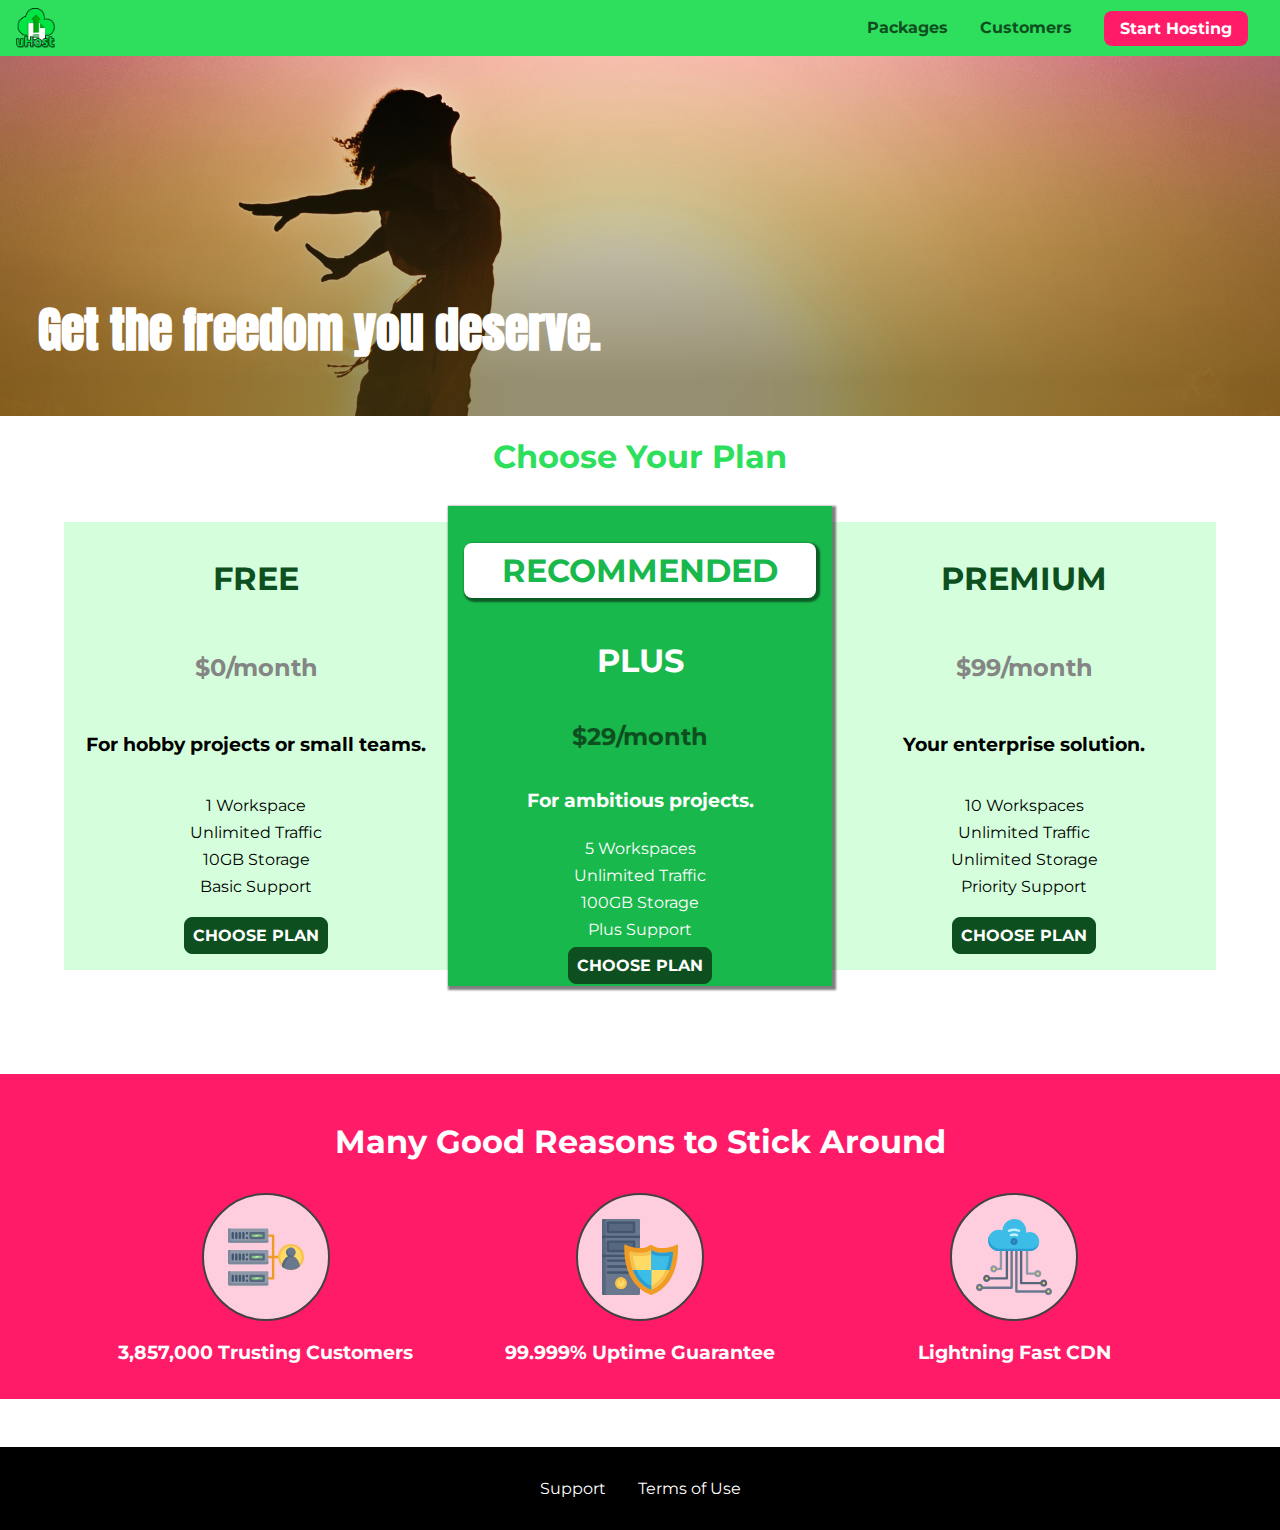
<file: index.html>
<!DOCTYPE html>
<html lang="en">

<head>
    <meta charset="UTF-8">
    <meta http-equiv="X-UA-Compatible" content="ie=edge">
    <meta name="viewport" content="width=device-width, initial-scale=1.0">
    <title>uHost</title>
    <link rel="shortcut icon" href="favicon.png">
    <link rel="stylesheet" href="shared.css">
    <link rel="stylesheet" href="main.css">
</head>

<body>
    <div class="backdrop"></div>
    <div class="modal">
        <h1 class="modal__title">Do you want to continue?</h1>
        <div class="modal__actions">
            <a href="start-hosting/index.html" class="modal__action">Yes!</a>
            <button class="modal__action modal__action--negative" type="button">No!</button>
        </div>
    </div>
    <header class="main-header">
        <div>
            <button class="toggle-button">
                <span class="toggle-button__bar"></span>
                <span class="toggle-button__bar"></span>
                <span class="toggle-button__bar"></span>
            </button>
            <a href="index.html" class="main-header__brand">
                <img src="images/uhost-icon.png" alt="uHost - Your favorite hosting company">
            </a>
        </div>
        <nav class="main-nav">
            <ul class="main-nav__items">
                <li class="main-nav__item">
                    <a href="packages/index.html">Packages</a>
                </li>
                <li class="main-nav__item">
                    <a href="customers/index.html">Customers</a>
                </li>
                <li class="main-nav__item main-nav__item--cta">
                    <a href="start-hosting/index.html">Start Hosting</a>
                </li>
            </ul>
        </nav>
    </header>
    <nav class="mobile-nav">
        <ul class="mobile-nav__items">
            <li class="mobile-nav__item">
                <a href="packages/index.html">Packages</a>
            </li>
            <li class="mobile-nav__item">
                <a href="customers/index.html">Customers</a>
            </li>
            <li class="mobile-nav__item mobile-nav__item--cta">
                <a href="start-hosting/index.html">Start Hosting</a>
            </li>
        </ul>
    </nav>
    <main>
        <section id="product-overview">
            <h1>Get the freedom you deserve.</h1>
        </section>
        <section id="plans">
            <h1 class="section-title">Choose Your Plan</h1>
            <div class="plan__list">
                <article class="plan">
                    <h1 class="plan__title">FREE</h1>
                    <h2 class="plan__price">$0/month</h2>
                    <h3>For hobby projects or small teams.</h3>
                    <ul class="plan__features">
                        <li class="plan__feature">1 Workspace</li>
                        <li class="plan__feature">Unlimited Traffic</li>
                        <li class="plan__feature">10GB Storage</li>
                        <li class="plan__feature">Basic Support</li>
                    </ul>
                    <div>
                        <button class="button">CHOOSE PLAN</button>
                    </div>
                </article>
                <article class="plan plan--highlighted">
                    <h1 class="plan__annotation">RECOMMENDED</h1>
                    <h1 class="plan__title">PLUS</h1>
                    <h2 class="plan__price">$29/month</h2>
                    <h3>For ambitious projects.</h3>
                    <ul class="plan__features">
                        <li class="plan__feature">5 Workspaces</li>
                        <li class="plan__feature">Unlimited Traffic</li>
                        <li class="plan__feature">100GB Storage</li>
                        <li class="plan__feature">Plus Support</li>
                    </ul>
                    <div>
                        <button class="button">CHOOSE PLAN</button>
                    </div>
                </article>
                <article class="plan">
                    <h1 class="plan__title">PREMIUM</h1>
                    <h2 class="plan__price">$99/month</h2>
                    <h3>Your enterprise solution.</h3>
                    <ul class="plan__features">
                        <li class="plan__feature">10 Workspaces</li>
                        <li class="plan__feature">Unlimited Traffic</li>
                        <li class="plan__feature">Unlimited Storage</li>
                        <li class="plan__feature">Priority Support</li>
                    </ul>
                    <div>
                        <button class="button">CHOOSE PLAN</button>
                    </div>
                </article>
            </div>
            <!--    <p>Make sure you get the most for your money!</p> -->
        </section>
        <section id="key-features">
            <h1 class="section-title">Many Good Reasons to Stick Around</h1>
            <ul class="key-feature__list">
                <li class="key-feature">
                    <div class="key-feature__image">
                        <svg viewBox="0 0 512 512">
                            <path style="fill:#F09B24;"
                                d="M344,248h-32V112c0-4.418-3.582-8-8-8h-40c-4.418,0-8,3.582-8,8s3.582,8,8,8h32v128h-32  c-4.418,0-8,3.582-8,8s3.582,8,8,8h32v128h-32c-4.418,0-8,3.582-8,8s3.582,8,8,8h40c4.418,0,8-3.582,8-8V264h32c4.418,0,8-3.582,8-8  S348.418,248,344,248z" />
                            <path style="fill:#8E9AA9;" d="M264,64H8c-4.418,0-8,3.582-8,8v80c0,4.418,3.582,8,8,8h256c4.418,0,8-3.582,8-8V72  C272,67.582,268.418,64,264,64z" />
                            <path style="fill:#7C899B;" d="M24,144c-4.418,0-8-3.582-8-8V64H8c-4.418,0-8,3.582-8,8v80c0,4.418,3.582,8,8,8h256  c4.418,0,8-3.582,8-8v-8H24z" />
                            <rect x="152" y="96" style="fill:#B8E3A8;" width="88" height="32" />
                            <g>
                                <polygon style="fill:#7EC97D;" points="152,96 152,128 166,128 198,96  " />
                                <polygon style="fill:#7EC97D;" points="220,96 188,128 240,128 240,96  " />
                            </g>
                            <path style="fill:#56677E;" d="M240,136h-88c-4.418,0-8-3.582-8-8V96c0-4.418,3.582-8,8-8h88c4.418,0,8,3.582,8,8v32  C248,132.418,244.418,136,240,136z M160,120h72v-16h-72V120z" />
                            <g>
                                <path style="fill:#435670;" d="M32,136c-4.418,0-8-3.582-8-8V96c0-4.418,3.582-8,8-8s8,3.582,8,8v32C40,132.418,36.418,136,32,136z   " />
                                <path style="fill:#435670;" d="M56,136c-4.418,0-8-3.582-8-8V96c0-4.418,3.582-8,8-8s8,3.582,8,8v32C64,132.418,60.418,136,56,136z   " />
                                <path style="fill:#435670;" d="M80,136c-4.418,0-8-3.582-8-8V96c0-4.418,3.582-8,8-8s8,3.582,8,8v32C88,132.418,84.418,136,80,136z   " />
                                <path style="fill:#435670;" d="M104,136c-4.418,0-8-3.582-8-8V96c0-4.418,3.582-8,8-8s8,3.582,8,8v32   C112,132.418,108.418,136,104,136z" />
                                <path style="fill:#435670;" d="M128,105c-4.418,0-8-3.582-8-8v-1c0-4.418,3.582-8,8-8s8,3.582,8,8v1   C136,101.418,132.418,105,128,105z" />
                                <path style="fill:#435670;" d="M128,136c-4.418,0-8-3.582-8-8v-1c0-4.418,3.582-8,8-8s8,3.582,8,8v1   C136,132.418,132.418,136,128,136z" />
                            </g>
                            <path style="fill:#8E9AA9;" d="M264,208H8c-4.418,0-8,3.582-8,8v80c0,4.418,3.582,8,8,8h256c4.418,0,8-3.582,8-8v-80  C272,211.582,268.418,208,264,208z" />
                            <path style="fill:#7C899B;" d="M24,288c-4.418,0-8-3.582-8-8v-72H8c-4.418,0-8,3.582-8,8v80c0,4.418,3.582,8,8,8h256  c4.418,0,8-3.582,8-8v-8H24z" />
                            <rect x="152" y="240" style="fill:#B8E3A8;" width="88" height="32" />
                            <g>
                                <polygon style="fill:#7EC97D;" points="152,240 152,272 166,272 198,240  " />
                                <polygon style="fill:#7EC97D;" points="220,240 188,272 240,272 240,240  " />
                            </g>
                            <path style="fill:#56677E;" d="M240,280h-88c-4.418,0-8-3.582-8-8v-32c0-4.418,3.582-8,8-8h88c4.418,0,8,3.582,8,8v32  C248,276.418,244.418,280,240,280z M160,264h72v-16h-72V264z" />
                            <g>
                                <path style="fill:#435670;" d="M32,280c-4.418,0-8-3.582-8-8v-32c0-4.418,3.582-8,8-8s8,3.582,8,8v32C40,276.418,36.418,280,32,280   z" />
                                <path style="fill:#435670;" d="M56,280c-4.418,0-8-3.582-8-8v-32c0-4.418,3.582-8,8-8s8,3.582,8,8v32C64,276.418,60.418,280,56,280   z" />
                                <path style="fill:#435670;" d="M80,280c-4.418,0-8-3.582-8-8v-32c0-4.418,3.582-8,8-8s8,3.582,8,8v32C88,276.418,84.418,280,80,280   z" />
                                <path style="fill:#435670;" d="M104,280c-4.418,0-8-3.582-8-8v-32c0-4.418,3.582-8,8-8s8,3.582,8,8v32   C112,276.418,108.418,280,104,280z" />
                                <path style="fill:#435670;" d="M128,249c-4.418,0-8-3.582-8-8v-1c0-4.418,3.582-8,8-8s8,3.582,8,8v1   C136,245.418,132.418,249,128,249z" />
                                <path style="fill:#435670;" d="M128,280c-4.418,0-8-3.582-8-8v-1c0-4.418,3.582-8,8-8s8,3.582,8,8v1   C136,276.418,132.418,280,128,280z" />
                            </g>
                            <path style="fill:#8E9AA9;" d="M264,352H8c-4.418,0-8,3.582-8,8v80c0,4.418,3.582,8,8,8h256c4.418,0,8-3.582,8-8v-80  C272,355.582,268.418,352,264,352z" />
                            <path style="fill:#7C899B;" d="M24,432c-4.418,0-8-3.582-8-8v-72H8c-4.418,0-8,3.582-8,8v80c0,4.418,3.582,8,8,8h256  c4.418,0,8-3.582,8-8v-8H24z" />
                            <rect x="152" y="384" style="fill:#B8E3A8;" width="88" height="32" />
                            <g>
                                <polygon style="fill:#7EC97D;" points="152,384 152,416 166,416 198,384  " />
                                <polygon style="fill:#7EC97D;" points="220,384 188,416 240,416 240,384  " />
                            </g>
                            <path style="fill:#56677E;" d="M240,424h-88c-4.418,0-8-3.582-8-8v-32c0-4.418,3.582-8,8-8h88c4.418,0,8,3.582,8,8v32  C248,420.418,244.418,424,240,424z M160,408h72v-16h-72V408z" />
                            <g>
                                <path style="fill:#435670;" d="M32,424c-4.418,0-8-3.582-8-8v-32c0-4.418,3.582-8,8-8s8,3.582,8,8v32C40,420.418,36.418,424,32,424   z" />
                                <path style="fill:#435670;" d="M56,424c-4.418,0-8-3.582-8-8v-32c0-4.418,3.582-8,8-8s8,3.582,8,8v32C64,420.418,60.418,424,56,424   z" />
                                <path style="fill:#435670;" d="M80,424c-4.418,0-8-3.582-8-8v-32c0-4.418,3.582-8,8-8s8,3.582,8,8v32C88,420.418,84.418,424,80,424   z" />
                                <path style="fill:#435670;" d="M104,424c-4.418,0-8-3.582-8-8v-32c0-4.418,3.582-8,8-8s8,3.582,8,8v32   C112,420.418,108.418,424,104,424z" />
                                <path style="fill:#435670;" d="M128,393c-4.418,0-8-3.582-8-8v-1c0-4.418,3.582-8,8-8s8,3.582,8,8v1   C136,389.418,132.418,393,128,393z" />
                                <path style="fill:#435670;" d="M128,424c-4.418,0-8-3.582-8-8v-1c0-4.418,3.582-8,8-8s8,3.582,8,8v1   C136,420.418,132.418,424,128,424z" />
                            </g>
                            <path style="fill:#F7C14D;" d="M424,168c-48.523,0-88,39.477-88,88s39.477,88,88,88s88-39.477,88-88S472.523,168,424,168z" />
                            <path style="fill:#FFDB66;" d="M424,184c-39.701,0-72,32.299-72,72s32.299,72,72,72s72-32.299,72-72S463.701,184,424,184z" />
                            <path style="fill:#69788D;"
                                d="M484.893,314.16C476.393,274.588,451.922,248,424,248s-52.393,26.588-60.893,66.16  c-0.605,2.82,0.354,5.749,2.511,7.664C381.731,336.124,402.465,344,424,344s42.269-7.876,58.381-22.176  C484.539,319.909,485.498,316.98,484.893,314.16z" />
                            <path style="fill:#56677E;"
                                d="M434.053,249.171C430.768,248.403,427.411,248,424,248c-27.922,0-52.393,26.588-60.893,66.16  c-0.605,2.82,0.354,5.749,2.511,7.664c3.383,3.002,6.979,5.703,10.734,8.125C384.904,286.243,407.373,255.378,434.053,249.171z" />
                            <path style="fill:#69788D;" d="M424,192c-17.645,0-32,14.355-32,32s14.355,32,32,32s32-14.355,32-32S441.645,192,424,192z" />
                            <path style="fill:#56677E;"
                                d="M432,248c-17.645,0-32-14.355-32-32c0-6.783,2.128-13.076,5.742-18.258  C397.444,203.53,392,213.138,392,224c0,17.645,14.355,32,32,32c10.862,0,20.471-5.444,26.258-13.742  C445.076,245.872,438.783,248,432,248z" />
                        </svg>
                    </div>
                    <p class="key-feature__description">3,857,000 Trusting Customers</p>
                </li>
                <li class="key-feature">
                    <div class="key-feature__image">
                        <svg viewBox="0 0 512 512">
                            <path style="fill:#69788D;" d="M248,0H8C3.582,0,0,3.582,0,8v496c0,4.418,3.582,8,8,8h240c4.418,0,8-3.582,8-8V8  C256,3.582,252.418,0,248,0z" />
                            <path style="fill:#56677E;" d="M24,504V8c0-4.418,3.582-8,8-8H8C3.582,0,0,3.582,0,8v496c0,4.418,3.582,8,8,8h24  C27.582,512,24,508.418,24,504z" />
                            <g>
                                <rect x="0" y="112" style="fill:#435670;" width="256" height="16" />
                                <rect x="0" y="240" style="fill:#435670;" width="256" height="16" />
                            </g>
                            <path style="fill:#F7C14D;" d="M128,392c-22.056,0-40,17.944-40,40s17.944,40,40,40s40-17.944,40-40S150.056,392,128,392z" />
                            <path style="fill:#FFDB66;" d="M128,408c-13.233,0-24,10.767-24,24s10.767,24,24,24s24-10.767,24-24S141.233,408,128,408z" />
                            <path style="fill:#F7C14D;" d="M128,392c-2.739,0-5.414,0.278-8,0.805V424c0,4.418,3.582,8,8,8c4.418,0,8-3.582,8-8v-31.195  C133.414,392.278,130.739,392,128,392z" />
                            <g>
                                <path style="fill:#435670;" d="M216,288H40c-4.418,0-8-3.582-8-8s3.582-8,8-8h176c4.418,0,8,3.582,8,8S220.418,288,216,288z" />
                                <path style="fill:#435670;" d="M216,328H40c-4.418,0-8-3.582-8-8s3.582-8,8-8h176c4.418,0,8,3.582,8,8S220.418,328,216,328z" />
                                <path style="fill:#435670;" d="M216,368H40c-4.418,0-8-3.582-8-8s3.582-8,8-8h176c4.418,0,8,3.582,8,8S220.418,368,216,368z" />
                                <path style="fill:#435670;" d="M216,16H40c-4.418,0-8,3.582-8,8v64c0,4.418,3.582,8,8,8h176c4.418,0,8-3.582,8-8V24   C224,19.582,220.418,16,216,16z" />
                            </g>
                            <rect x="48" y="32" style="fill:#56677E;" width="160" height="48" />
                            <path style="fill:#435670;" d="M216,144H40c-4.418,0-8,3.582-8,8v64c0,4.418,3.582,8,8,8h176c4.418,0,8-3.582,8-8v-64  C224,147.582,220.418,144,216,144z" />
                            <rect x="48" y="160" style="fill:#56677E;" width="160" height="48" />
                            <path style="fill:#F09B24;"
                                d="M511.747,180.237c-0.194-6.537-8.107-10.107-13.135-5.894c-5.6,4.693-42.904,21.282-98.514,21.282  c-33.45,0-64.625-20.999-64.929-21.206c-2.9-1.991-6.764-1.85-9.512,0.346c-2.677,2.135-27.201,20.86-63.793,20.86  c-55.607,0-92.914-16.589-98.515-21.282c-5.028-4.211-12.941-0.645-13.135,5.894c-1.634,54.834,4.655,105.941,18.693,151.903  c12.096,39.604,29.759,74.047,52.497,102.373c27.538,34.304,62.743,59.882,104.66,76.045c3.069,1.918,6.757,1.921,9.83,0  c41.917-16.163,77.122-41.741,104.66-76.045c22.738-28.326,40.401-62.77,52.497-102.373  C507.092,286.179,513.381,235.071,511.747,180.237z" />
                            <path style="fill:#F7C14D;"
                                d="M476.21,221.226c-1.953-1.631-4.568-2.235-7.036-1.628c-21.686,5.327-44.926,8.028-69.075,8.028  c-25.926,0-49.633-8.975-64.955-16.504c-2.307-1.134-5.016-1.091-7.284,0.116c-14.059,7.477-36.919,16.388-65.994,16.388  c-24.153,0-47.394-2.701-69.075-8.028c-5.155-1.268-10.221,2.966-9.894,8.261c2.077,33.693,7.668,65.635,16.616,94.935  c22.774,74.565,66.139,126.334,128.888,153.868c2.032,0.891,4.397,0.891,6.43,0c61.777-27.107,104.716-78.876,127.62-153.868  c8.948-29.3,14.539-61.241,16.616-94.935C479.224,225.319,478.163,222.856,476.21,221.226z" />
                            <path style="fill:#FFDB66;"
                                d="M331.609,451.727c-52.604-25.289-89.304-70.987-109.144-135.944  c-6.532-21.39-11.162-44.336-13.82-68.447c17.133,2.852,34.952,4.291,53.22,4.291c29.394,0,53.376-7.793,69.978-15.561  c17.44,7.736,41.656,15.561,68.256,15.561c18.267,0,36.085-1.439,53.219-4.291c-2.659,24.112-7.288,47.06-13.82,68.448  C419.545,381.108,383.27,426.805,331.609,451.727z" />
                            <g>
                                <path style="fill:#2C9DD4;"
                                    d="M479.066,227.858c0.157-2.539-0.903-5.002-2.856-6.633s-4.568-2.235-7.036-1.628   c-21.686,5.327-44.926,8.028-69.075,8.028c-25.926,0-49.633-8.975-64.955-16.504c-1.057-0.52-2.2-0.78-3.345-0.806l-0.072,133.351   h123.601c2.556-6.746,4.933-13.702,7.123-20.874C471.398,293.493,476.989,261.552,479.066,227.858z" />
                                <path style="fill:#2C9DD4;" d="M206.658,343.667c24.153,63.42,65.028,108.108,121.743,132.995c1.031,0.452,2.147,0.673,3.263,0.666   l0.063-133.661H206.658z" />
                            </g>
                            <g>
                                <path style="fill:#3CBDE8;"
                                    d="M439.497,315.783c6.532-21.389,11.161-44.336,13.82-68.448c-17.134,2.852-34.952,4.291-53.219,4.291   c-26.6,0-50.815-7.824-68.256-15.561l-0.116,107.601h97.758C433.179,334.807,436.524,325.518,439.497,315.783z" />
                                <path style="fill:#3CBDE8;" d="M232.523,343.667c21.144,50.298,54.363,86.56,99.087,108.06l0.117-108.06H232.523z" />
                            </g>
                        </svg>
                    </div>
                    <p class="key-feature__description">99.999% Uptime Guarantee</p>
                </li>
                <li class="key-feature">
                    <div class="key-feature__image">
                        <svg viewBox="0 0 512 512">
                            <path style="fill:#8E9AA9;"
                                d="M168,200c-4.418,0-8,3.582-8,8v120h-17.376c-3.302-9.311-12.194-16-22.624-16  c-13.234,0-24,10.767-24,24s10.766,24,24,24c10.429,0,19.321-6.689,22.624-16H168c4.418,0,8-3.582,8-8V208  C176,203.582,172.418,200,168,200z" />
                            <path style="fill:#FFDB66;" d="M120,328c-4.411,0-8,3.589-8,8s3.589,8,8,8s8-3.589,8-8S124.411,328,120,328z" />
                            <path style="fill:#56677E;"
                                d="M208,200c-4.418,0-8,3.582-8,8v184H94.624C91.322,382.689,82.43,376,72,376  c-13.234,0-24,10.767-24,24s10.766,24,24,24c10.429,0,19.321-6.689,22.624-16H208c4.418,0,8-3.582,8-8V208  C216,203.582,212.418,200,208,200z" />
                            <path style="fill:#FFDB66;" d="M72,392c-4.411,0-8,3.589-8,8s3.589,8,8,8s8-3.589,8-8S76.411,392,72,392z" />
                            <path style="fill:#69788D;"
                                d="M240,208c-4.418,0-8,3.582-8,8v239H47.24c-2.671-10.34-12.078-18-23.24-18c-13.234,0-24,10.767-24,24  s10.766,24,24,24c9.666,0,18.009-5.747,21.809-14H240c4.418,0,8-3.582,8-8V216C248,211.582,244.418,208,240,208z" />
                            <path style="fill:#FFDB66;" d="M24,453c-4.411,0-8,3.589-8,8s3.589,8,8,8s8-3.589,8-8S28.411,453,24,453z" />
                            <path style="fill:#69788D;"
                                d="M488,464c-10.429,0-19.321,6.689-22.624,16H280V208c0-4.418-3.582-8-8-8s-8,3.582-8,8v280  c0,4.418,3.582,8,8,8h193.376c3.302,9.311,12.194,16,22.624,16c13.234,0,24-10.767,24-24S501.234,464,488,464z" />
                            <path style="fill:#FFDB66;" d="M488,480c-4.411,0-8,3.589-8,8s3.589,8,8,8s8-3.589,8-8S492.411,480,488,480z" />
                            <path style="fill:#56677E;"
                                d="M456,408c-10.429,0-19.321,6.689-22.624,16H312V208c0-4.418-3.582-8-8-8s-8,3.582-8,8v224  c0,4.418,3.582,8,8,8h129.376c3.302,9.311,12.194,16,22.624,16c13.234,0,24-10.767,24-24S469.234,408,456,408z" />
                            <path style="fill:#FFDB66;" d="M456,424c-4.411,0-8,3.589-8,8s3.589,8,8,8s8-3.589,8-8S460.411,424,456,424z" />
                            <path style="fill:#8E9AA9;"
                                d="M416,344c-10.429,0-19.321,6.689-22.624,16H352V208c0-4.418-3.582-8-8-8s-8,3.582-8,8v160  c0,4.418,3.582,8,8,8h49.376c3.302,9.311,12.194,16,22.624,16c13.234,0,24-10.767,24-24S429.234,344,416,344z" />
                            <path style="fill:#FFDB66;" d="M416,360c-4.411,0-8,3.589-8,8s3.589,8,8,8s8-3.589,8-8S420.411,360,416,360z" />
                            <path style="fill:#3CBDE8;"
                                d="M362,88c-8.741,0-17.231,1.751-25.06,5.085C337.646,88.797,338,84.43,338,80  c0-44.112-35.888-80-80-80c-42.823,0-77.895,33.816-79.909,76.149C170.393,73.415,162.244,72,154,72c-39.701,0-72,32.299-72,72  s32.299,72,72,72h208c35.29,0,64-28.71,64-64S397.29,88,362,88z" />
                            <path style="fill:#2C9DD4;"
                                d="M368,200H160c-39.701,0-72-32.299-72-72c0-5.863,0.721-11.559,2.05-17.019  C84.918,120.88,82,132.102,82,144c0,39.701,32.299,72,72,72h208c30.389,0,55.88-21.296,62.379-49.743  C413.565,186.327,392.352,200,368,200z" />
                            <path style="fill:#2A7DB5;" d="M256,128c-13.234,0-24,10.767-24,24s10.766,24,24,24c13.233,0,24-10.767,24-24S269.233,128,256,128z" />
                            <path style="fill:#2C9DD4;" d="M256,144c-4.411,0-8,3.589-8,8s3.589,8,8,8c4.411,0,8-3.589,8-8S260.411,144,256,144z" />
                            <g>
                                <path style="fill:#C5F1FA;"
                                    d="M221.755,87.695c-2.994,0-5.864-1.688-7.233-4.572c-1.894-3.991-0.194-8.763,3.798-10.657   C230.157,66.849,242.834,64,256,64c13.166,0,25.844,2.849,37.68,8.466c3.992,1.895,5.692,6.666,3.798,10.657   s-6.666,5.692-10.657,3.798C277.144,82.328,266.774,80,256,80c-10.774,0-21.144,2.328-30.821,6.921   C224.072,87.446,222.904,87.695,221.755,87.695z" />
                                <path style="fill:#C5F1FA;"
                                    d="M276.545,116.618c-1.148,0-2.316-0.249-3.424-0.774C267.745,113.293,261.985,112,256,112   c-5.985,0-11.745,1.293-17.121,3.844c-3.991,1.895-8.763,0.192-10.657-3.798c-1.894-3.992-0.193-8.764,3.798-10.657   C239.557,97.813,247.625,96,256,96c8.376,0,16.444,1.813,23.98,5.389c3.991,1.894,5.692,6.665,3.798,10.657   C282.41,114.93,279.539,116.618,276.545,116.618z" />
                            </g>
                        </svg>
                    </div>
                    <p class="key-feature__description">Lightning Fast CDN</p>
                </li>
            </ul>
        </section>
    </main>
    <footer class="main-footer">
        <nav>
            <ul class="main-footer__links">
                <li class="main-footer__link">
                    <a href="#">Support</a>
                </li>
                <li class="main-footer__link">
                    <a href="#">Terms of Use</a>
                </li>
            </ul>
        </nav>
    </footer>
    <script src="shared.js"></script>
</body>

</html>
</file>
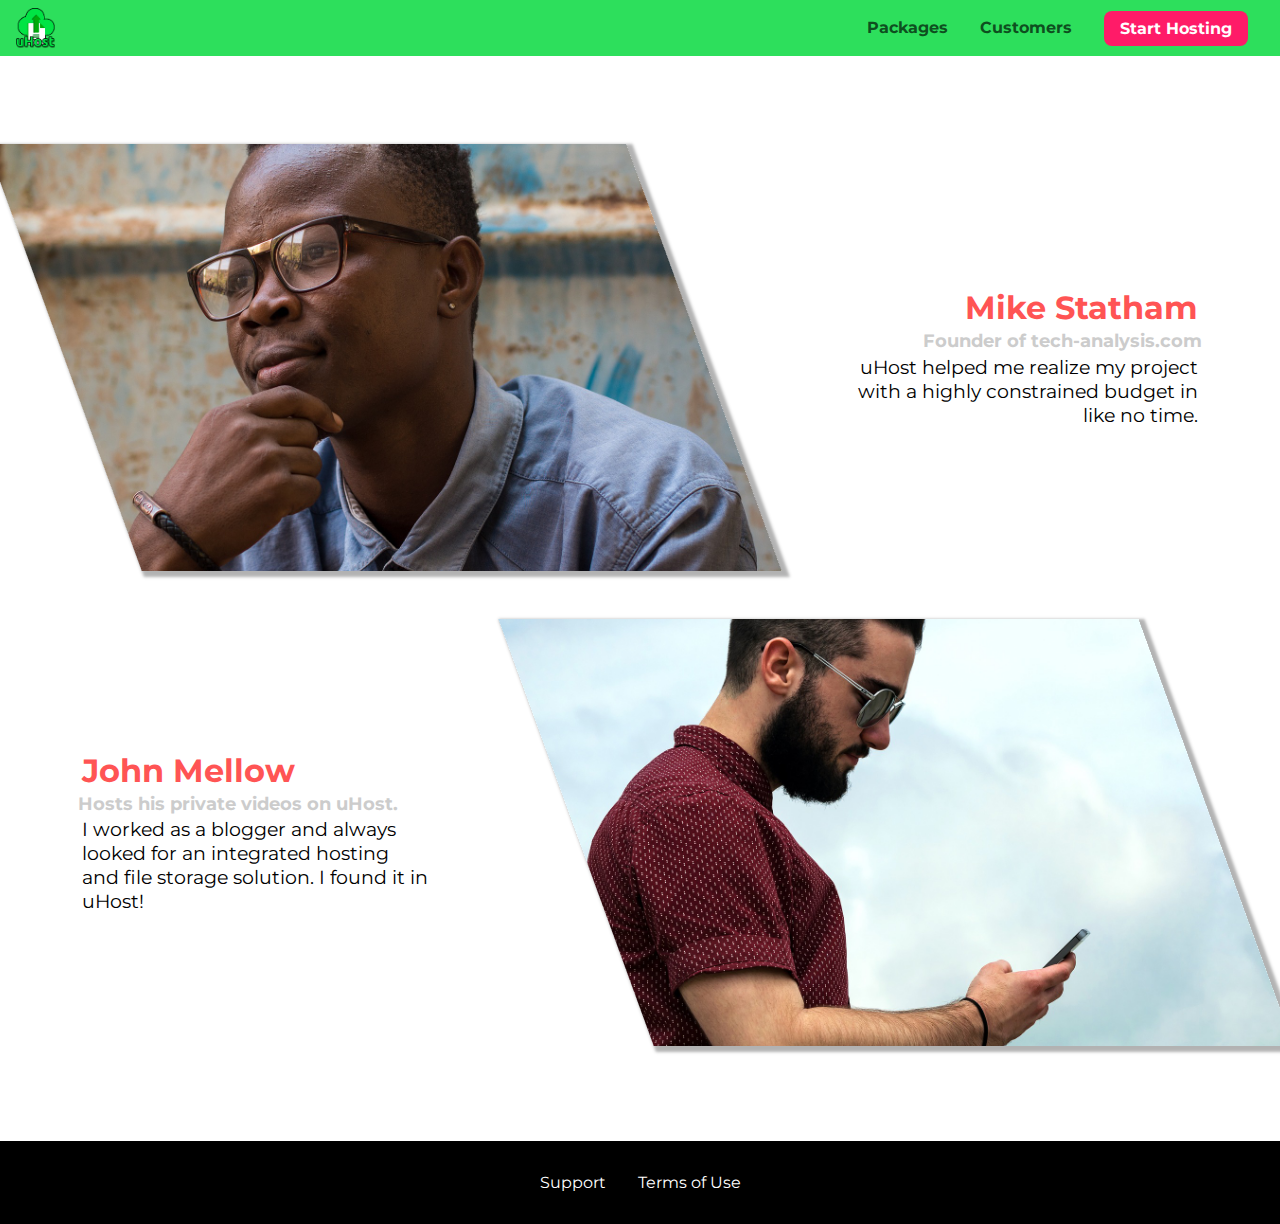
<file: customers/index.html>
<!DOCTYPE html>
<html lang="en">

<head>
    <meta charset="UTF-8">
    <meta name="viewport" content="width=device-width, initial-scale=1.0">
    <meta http-equiv="X-UA-Compatible" content="ie=edge">
    <title>uHost Customers</title>
    <link rel="shortcut icon" href="../favicon.png">
    <link rel="stylesheet" href="../shared.css">
    <link rel="stylesheet" href="customers.css">
</head>

<body>
    <div class="backdrop"></div>
    <header class="main-header">
        <div>
            <button class="toggle-button">
                <span class="toggle-button__bar"></span>
                <span class="toggle-button__bar"></span>
                <span class="toggle-button__bar"></span>
            </button>
            <a href="../index.html" class="main-header__brand">
                <img src="../images/uhost-icon.png" alt="uHost - Your favorite hosting company">
            </a>
        </div>
        <nav class="main-nav">
            <ul class="main-nav__items">
                <li class="main-nav__item">
                    <a href="../packages/index.html">Packages</a>
                </li>
                <li class="main-nav__item">
                    <a href="index.html">Customers</a>
                </li>
                <li class="main-nav__item main-nav__item--cta">
                    <a href="../start-hosting/index.html">Start Hosting</a>
                </li>
            </ul>
        </nav>
    </header>
    <nav class="mobile-nav">
        <ul class="mobile-nav__items">
            <li class="mobile-nav__item">
                <a href="../packages/index.html">Packages</a>
            </li>
            <li class="mobile-nav__item">
                <a href="index.html">Customers</a>
            </li>
            <li class="mobile-nav__item mobile-nav__item--cta">
                <a href="../start-hosting/index.html">Start Hosting</a>
            </li>
        </ul>
    </nav>
    <main>
        <div>
            <div class="testimonial" id="customer-1">
                <div class="testimonial__image-container">
                    <img src="../images/customer-1.jpg" alt="Mike Statham - Customer" class="testimonial__image">
                </div>
                <div class="testimonial__info">
                    <h1 class="testimonial__name">Mike Statham</h1>
                    <h2 class="testimonial__subtitle">Founder of
                        <a href="tech-analysis.com">tech-analysis.com</a>
                    </h2>
                    <p class="testimonial__text">uHost helped me realize my project with a highly constrained budget in like no time.</p>
                </div>
            </div>
            <div class="testimonial" id="customer-2">

                <div class="testimonial__info">
                    <h1 class="testimonial__name">John Mellow</h1>
                    <h2 class="testimonial__subtitle">Hosts his private videos on uHost.
                    </h2>
                    <p class="testimonial__text">I worked as a blogger and always looked for an integrated hosting and file storage solution. I found
                        it in uHost!
                    </p>
                </div>
                <div class="testimonial__image-container">
                    <img src="../images/customer-2.jpg" alt="John Mellow - Customer" class="testimonial__image">
                </div>
            </div>
        </div>
    </main>
    <footer class="main-footer">
        <nav>
            <ul class="main-footer__links">
                <li class="main-footer__link">
                    <a href="#">Support</a>
                </li>
                <li class="main-footer__link">
                    <a href="#">Terms of Use</a>
                </li>
            </ul>
        </nav>
    </footer>
    <script src="../shared.js" charset="utf-8"></script>
</body>

</html>
</file>
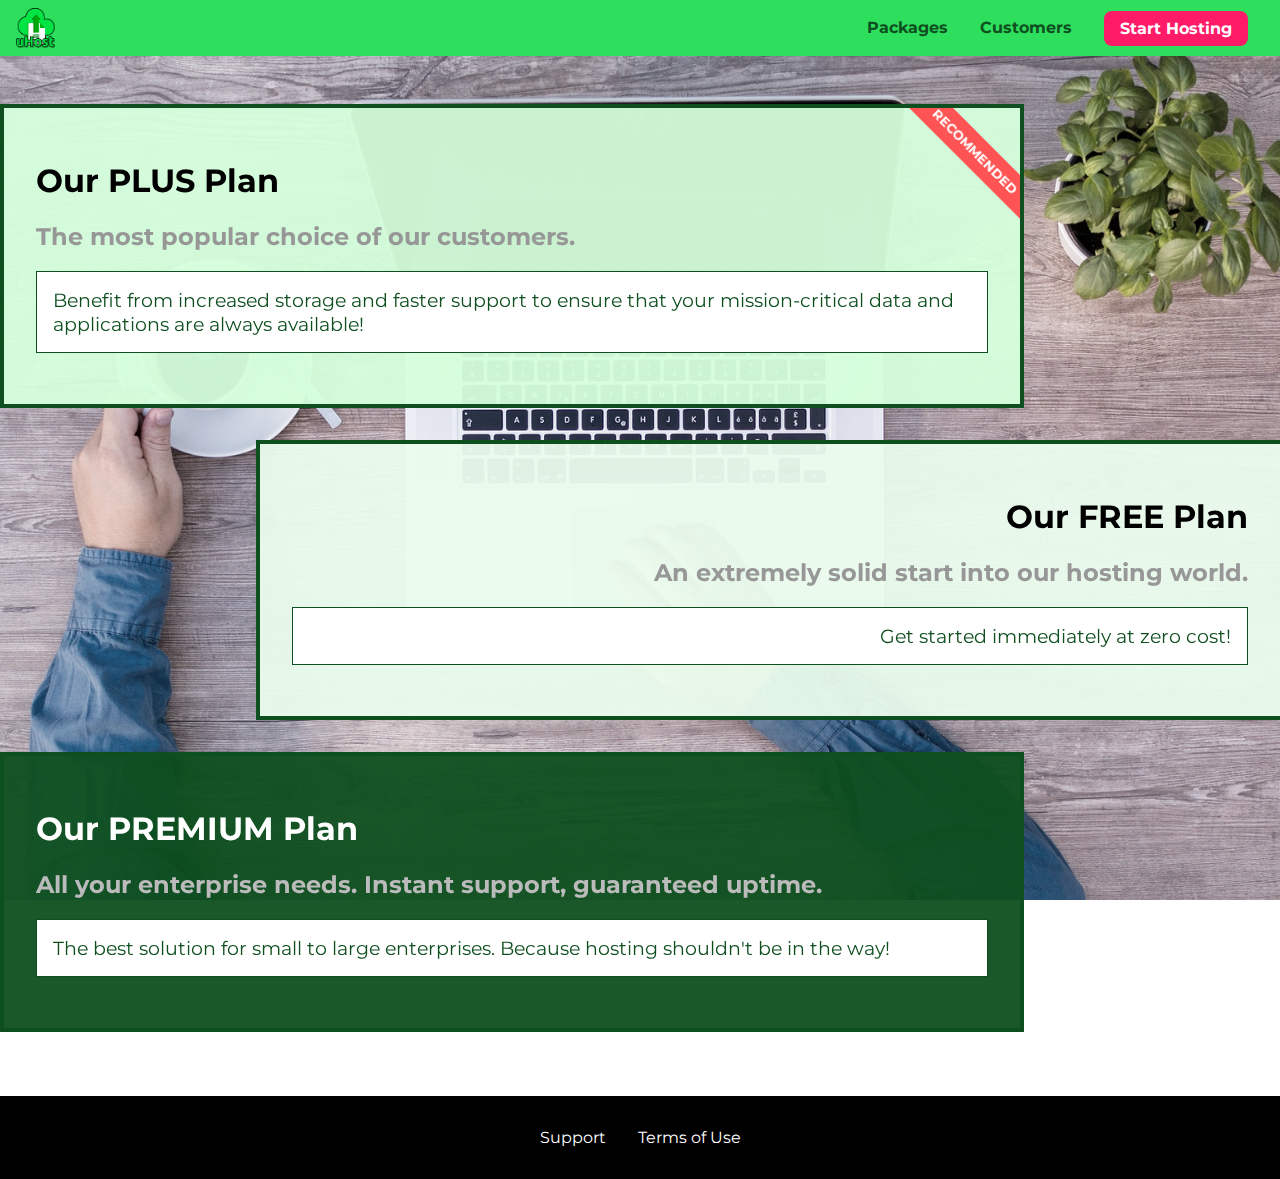
<file: packages/index.html>
<!DOCTYPE html>
<html lang="en">

<head>
    <meta charset="UTF-8">
    <meta http-equiv="X-UA-Compatible" content="ie=edge">
    <meta name="viewport" content="width=device-width, initial-scale=1.0">
    <title>uHost</title>
    <link rel="shortcut icon" href="../favicon.png">
    <link rel="stylesheet" href="../shared.css">
    <link rel="stylesheet" href="packages.css">
</head>

<body>
    <div class="backdrop"></div>
    <div class="background">

    </div>
    <header class="main-header">
        <div>
            <button class="toggle-button">
                <span class="toggle-button__bar"></span>
                <span class="toggle-button__bar"></span>
                <span class="toggle-button__bar"></span>
            </button>
            <a href="../index.html" class="main-header__brand">
                <img src="../images/uhost-icon.png" alt="uHost - Your favorite hosting company">
            </a>
        </div>
        <nav class="main-nav">
            <ul class="main-nav__items">
                <li class="main-nav__item">
                    <a href="index.html">Packages</a>
                </li>
                <li class="main-nav__item">
                    <a href="../customers/index.html">Customers</a>
                </li>
                <li class="main-nav__item main-nav__item--cta">
                    <a href="../start-hosting/index.html">Start Hosting</a>
                </li>
            </ul>
        </nav>
    </header>
    <nav class="mobile-nav">
        <ul class="mobile-nav__items">
            <li class="mobile-nav__item">
                <a href="index.html">Packages</a>
            </li>
            <li class="mobile-nav__item">
                <a href="../customers/index.html">Customers</a>
            </li>
            <li class="mobile-nav__item mobile-nav__item--cta">
                <a href="../start-hosting/index.html">Start Hosting</a>
            </li>
        </ul>
    </nav>
    <main>
        <section class="package" id="plus">
            <a href="#">
                <h1 class="package__title">Our PLUS Plan</h1>
                <h2 class="package__badge">RECOMMENDED</h2>
                <h2 class="package__subtitle">The
                    most popular choice of our customers.</h2>
                <p class="package__info">Benefit from increased storage and faster support to ensure that your mission-critical data and applications
                    are always available!</p>
            </a>
        </section>
        <section class="package" id="free">
            <a href="#">
                <h1 class="package__title">Our FREE Plan</h1>
                <h2 class="package__subtitle">An extremely solid start into our hosting world.</h2>
                <p class="package__info">Get started immediately at zero cost!</p>
            </a>
        </section>
        <div class="clearfix"></div>
        <section class="package" id="premium">
            <a href="#">
                <h1 class="package__title">Our PREMIUM Plan</h1>
                <h2 class="package__subtitle">All your enterprise needs. Instant support, guaranteed uptime. </h2>
                <p class="package__info">The best solution for small to large enterprises. Because hosting shouldn't be in the way!</p>
            </a>
        </section>
    </main>
    <footer class="main-footer">
        <nav>
            <ul class="main-footer__links">
                <li class="main-footer__link">
                    <a href="#">Support</a>
                </li>
                <li class="main-footer__link">
                    <a href="#">Terms of Use</a>
                </li>
            </ul>
        </nav>
    </footer>
    <script src="../shared.js" charset="utf-8"></script>
</body>

</html>
</file>
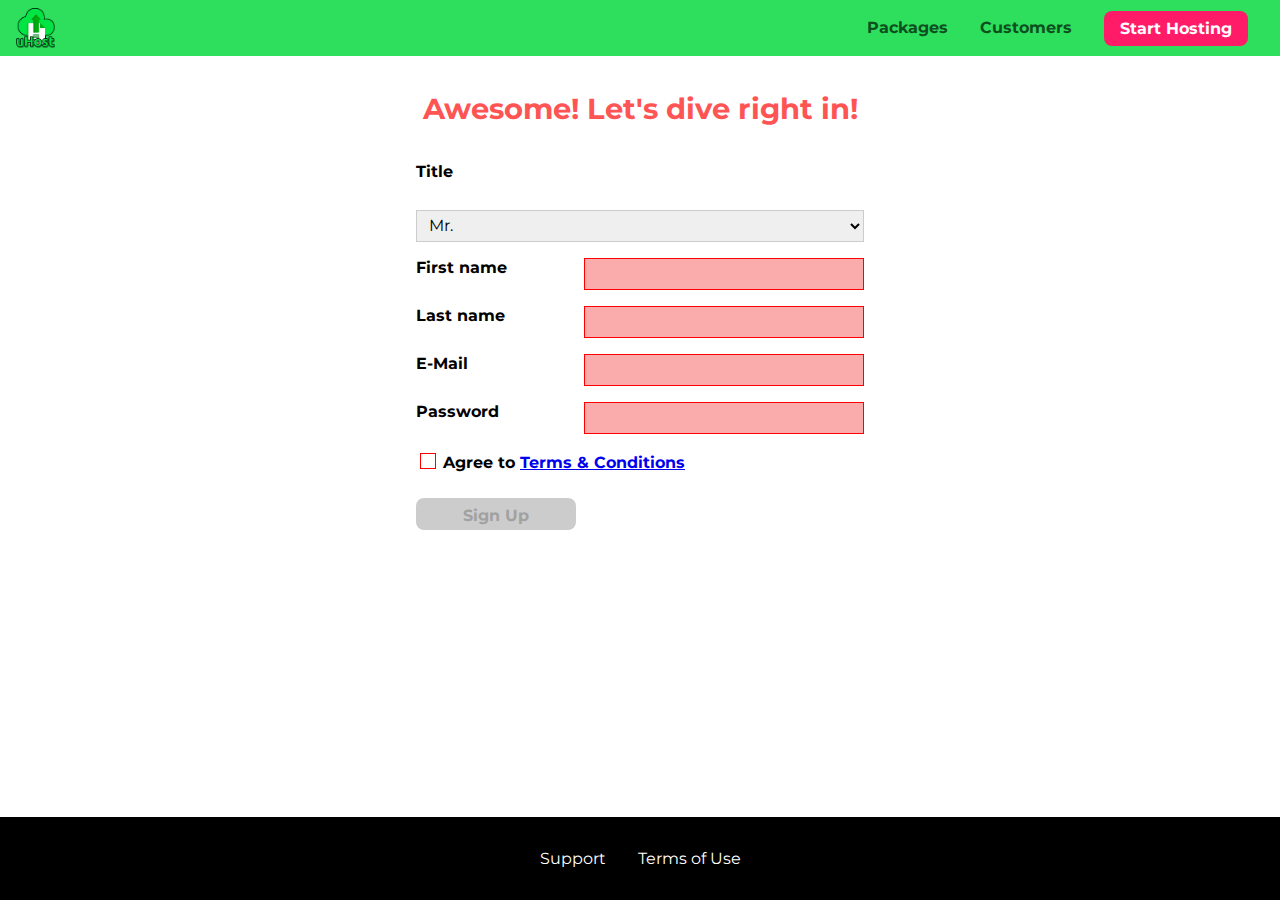
<file: start-hosting/index.html>
<!DOCTYPE html>
<html lang="en">

<head>
    <meta charset="UTF-8">
    <meta name="viewport" content="width=device-width, initial-scale=1.0">
    <meta http-equiv="X-UA-Compatible" content="ie=edge">
    <title>uHost Signup</title>
    <link rel="shortcut icon" href="../favicon.png">
    <link href="https://fonts.googleapis.com/css?family=Anton|Montserrat:400,700" rel="stylesheet">
    <link rel="stylesheet" href="../shared.css">
    <link rel="stylesheet" href="start-hosting.css">
</head>

<body>
    <div class="backdrop"></div>
    <header class="main-header">
        <div>
            <button class="toggle-button">
                <span class="toggle-button__bar"></span>
                <span class="toggle-button__bar"></span>
                <span class="toggle-button__bar"></span>
            </button>
            <a href="../index.html" class="main-header__brand">
                <img src="../images/uhost-icon.png" alt="uHost - Your favorite hosting company">
            </a>
        </div>
        <nav class="main-nav">
            <ul class="main-nav__items">
                <li class="main-nav__item">
                    <a href="../packages/index.html">Packages</a>
                </li>
                <li class="main-nav__item">
                    <a href="../customers/index.html">Customers</a>
                </li>
                <li class="main-nav__item main-nav__item--cta">
                    <a href="index.html">Start Hosting</a>
                </li>
            </ul>
        </nav>
    </header>
    <nav class="mobile-nav">
        <ul class="mobile-nav__items">
            <li class="mobile-nav__item">
                <a href="../packages/index.html">Packages</a>
            </li>
            <li class="mobile-nav__item">
                <a href="../customers/index.html">Customers</a>
            </li>
            <li class="mobile-nav__item mobile-nav__item--cta">
                <a href="index.html">Start Hosting</a>
            </li>
        </ul>
    </nav>
    <main class="signup-page">
        <h1 class="signup-title">Awesome! Let's dive right in!</h1>
        <form action="index.html" class="signup-form">
            <label for="title">Title</label>
            <select id="title">
                <option value="mr">Mr.</option>
                <option value="ms">Ms.</option>
            </select>
            <label for="first-name">First name</label>
            <input type="text" id="first-name" required>
            <label for="last-name">Last name</label>
            <input type="text" id="last-name" required>
            <label for="email">E-Mail</label>
            <input type="email" id="email" required>
            <label for="password">Password</label>
            <input type="password" id="password" required>
            <div class="signup-form__checkbox">
                <input type="checkbox" id="agree-terms" required>
                <label for="agree-terms">Agree to
                    <a href="#">Terms &amp; Conditions</a>
                </label>
            </div>

            <button type="submit" class="button" disabled>Sign Up</button>
        </form>
    </main>
    <footer class="main-footer">
        <nav>
            <ul class="main-footer__links">
                <li class="main-footer__link">
                    <a href="#">Support</a>
                </li>
                <li class="main-footer__link">
                    <a href="#">Terms of Use</a>
                </li>
            </ul>
        </nav>
    </footer>
    <script src="../shared.js"></script>
</body>

</html>
</file>
<file: shared.css>
@import url('https://fonts.googleapis.com/css?family=Roboto');
@import url('https://fonts.googleapis.com/css?family=Anton');
@import url('https://fonts.googleapis.com/css?family=Montserrat:400,700');

* {
      box-sizing: border-box;
}

html {
    height: 100%;
}

body {
      font-family: "Montserrat", sans-serif;
      margin: 0;
      overflow-x: hidden;
      display: grid;
      grid-template-rows: 3.5rem auto fit-content(8rem);
      grid-template-areas:  "header"
                            "main"
                            "footer";
      height: 100%;
}

main {
    grid-area: main;
}

.backdrop {
      position: fixed;
      display: none;
      top: 0;
      left: 0;
      z-index: 100;
      width: 100vw;
      height: 100vh;
      background: rgba(0, 0, 0, 0.5);
}

.main-header {
      width: 100%;
      position: fixed;
      top: 0;
      left: 0;
      background: #2ddf5c;
      padding: 0.5rem 1rem;
      z-index: 1;
      display: flex;
      align-items: center;
      justify-content: space-between;
      z-index: 10;
}

.toggle-button {
      width: 3rem;
      background: transparent;
      border: none;
      cursor: pointer;
      padding-top: 0;
      padding-bottom: 0;
      vertical-align: middle;
}

.toggle-button:focus {
  outline: none;
}

.toggle-button__bar {
  width: 100%;
  height: 0.2rem;
  background: black;
  display: block;
  margin: 0.6rem 0;
}

.main-header__brand {
  color: #0e4f1f;
  text-decoration: none;
  font-weight: bold;
  /* width: 20px; */
}

.main-header__brand img {
  height: 2.5rem;
  vertical-align: middle;
  /* width: 100%; */
}

.main-nav {
  display: none;
}

.main-nav__items {
  margin: 0;
  padding: 0;
  list-style: none;
  display: flex;
}

.main-nav__item {
  margin: 0 1rem;
}

.main-nav__item a,
.mobile-nav__item a {
  text-decoration: none;
  color: #0e4f1f;
  font-weight: bold;
  padding: 0.2rem 0;
}

.main-nav__item a:hover,
.main-nav__item a:active {
  color: white;
  border-bottom: 5px solid white;
}

.main-nav__item--cta a,
.mobile-nav__item--cta a {
  color: white;
  background: #ff1b68;
  padding: 0.5rem 1rem;
  border-radius: 8px;
}

.main-nav__item--cta a:hover,
.main-nav__item--cta a:active,
.mobile-nav__item--cta a:hover,
.mobile-nav__item--cta a:active {
  color: #ff1b68;
  background: white;
  border: none;
}

@media (min-width: 40rem) {
    .toggle-button {
        display: none;
    }
    .main-nav {
      display: flex;
    }
}

.main-footer {
    background: black;
    padding: 2rem;
    margin-top: 3rem;
    grid-area: footer;
}

.main-footer__links {
  list-style: none;
  margin: 0;
  padding: 0;
  display: flex;
  flex-direction: column;
  align-items: center;
}

.main-footer__link {
  margin: 0.5rem 0;
}

.main-footer__link a {
  color: white;
  text-decoration: none;
}

.main-footer__link a:hover,
.main-footer__link a:active {
  color: #ccc;
}

.mobile-nav {
  display: none;
  position: fixed;
  z-index: 101;
  top: 0;
  left: 0;
  background: white;
  width: 80%;
  height: 100vh;
}

.mobile-nav__items {
  width: 90%;
  height: 100%;
  list-style: none;
  /*margin: 10% auto;*/
  padding: 0;
  text-align: center;
  display: flex;
  flex-direction: column;
  justify-content: center;
}

.mobile-nav__item {
  margin: 1rem 0;
}

.mobile-nav__item a {
  font-size: 1.5rem;
}

.button {
  background: #0e4f1f;
  color: white;
  font: inherit;
  border: 1.5px solid #0e4f1f;
  padding: 0.5rem;
  border-radius: 8px;
  font-weight: bold;
  cursor: pointer;
}

.button:hover,
.button:active {
  background: white;
  color: #0e4f1f;
}

.button:focus {
  outline: none;
}

.button[disabled] {
    cursor: not-allowed;
    border: #a1a1a1;
    background: #ccc;
    color: #a1a1a1;
}

.open {
    display: block !important;
}

@media (min-width: 40rem) {
    .main-footer__link {
         margin: 0 1rem;
    }

    .main-footer__links {
      flex-direction: row;
      justify-content: center;
    }
}
</file>
<file: main.css>
#product-overview {
  background: linear-gradient(to top, rgba(80, 68, 18, 0.6) 10%, transparent),
    url("images/freedom.jpg") center/cover no-repeat border-box,
    #ff1b68;
  /* background-image: url("freedom.jpg");
    background-size: cover;
    background-position: left 10% bottom 20%; */
  /* background-repeat: no-repeat;
    background-origin: border-box;
    background-clip: border-box; */
  /* background-image: linear-gradient(180deg, red 70%, blue 60%, rgba(0,0,0,0.5)); */
  /* background-image: radial-gradient(ellipse farthest-corner at 20% 50%, red, blue 70%, green); */
  width: 100vw;
  height: 33vh;
  /* border: 5px dashed red; */
  position: relative;
}

#product-overview h1 {
  color: white;
  font-family: "Anton", sans-serif;
  position: absolute;
  bottom: 5%;
  left: 3%;
  font-size: 1.6rem;
}

@media (min-width: 40rem) and (min-height: 40rem) {
    #product-overview {
        height: 40vh;
        background-position: 50% 25%;
    }
    #product-overview h1 {
        font-size: 3rem;
    }
}

.section-title {
  color: #2ddf5c;
  text-align: center;
}

.plan {
  background: #d5ffdc;
  text-align: center;
  padding: 1rem;
  margin: 0.5rem 0;
  width: 100%;
}

.plan--highlighted {
  background: #19b84c;
  color: white;
}

.plan__annotation {
  background: white;
  color: #19b84c;
  padding: 0.5rem;
  box-shadow: 2px 2px 2px 2px rgba(0, 0, 0, 0.5);
  border-radius: 8px;
}

.plan__title {
  color: #0e4f1f;
}

.plan__price {
  color: #858585;
}

.plan--highlighted .plan__title {
  color: white;
}

.plan--highlighted .plan__price {
  color: #0e4f1f;
}

.plan__features {
  list-style: none;
  margin: 0;
  padding: 0;
}

.plan__feature {
  margin: 0.5rem 0;
}

@media (min-width: 40rem) {
    .plan__list {
        width: 100%;
        display: flex;
        justify-content: center;
        align-items: center;
    }

    .plan {
        width: 30%;
        min-width: 13rem;
        max-width: 25rem;
        display: flex;
        flex-direction: column;
        justify-content: space-between;
        height: 28rem
    }

    .plan--highlighted {
        box-shadow: 2px 2px 2px 2px rgba(0, 0, 0, 0.5);
        z-index: 1;
        height: 30rem;
    }
}

#key-features {
  background: #ff1b68;
  margin-top: 5rem;
  padding: 1rem;
}

#key-features .section-title {
  color: white;
  margin: 2rem;
}

.key-feature__list {
  list-style: none;
  margin: 0;
  padding: 0;
  text-align: center;
}

.key-feature {
  vertical-align: top;
}

@media (min-width: 40rem) {
    .key-feature {
        width: 30%;
        max-width: 25rem;
    }

    .key-feature__list {
        display: flex;
        justify-content: center;
    }
}

.key-feature__image {
  background: #ffcede;
  width: 128px;
  height: 128px;
  border: 2px solid #424242;
  border-radius: 50%;
  margin: auto;
  padding: 1.5rem;
}

.key-feature__description {
  text-align: center;
  font-weight: bold;
  color: white;
  font-size: 1.2rem;
}

/* h1 {
    font-family: sans-serif;
} */

.modal {
  position: fixed;
  opacity: 0;
  transform: translateY(-3rem);
  transition: opacity 200ms ease-out, transform 500ms ease-out;
  z-index: 200;
  top: 20%;
  left: 30%;
  width: 40%;
  background: white;
  padding: 1rem;
  border: 1px solid #ccc;
  box-shadow: 1px 1px 1px rgba(0, 0, 0, 0.5);
}

.modal__title {
  text-align: center;
  margin: 0 0 1rem 0;
}

.modal__actions {
  text-align: center;
}

.modal__action {
  border: 1px solid #0e4f1f;
  background: #0e4f1f;
  text-decoration: none;
  color: white;
  font: inherit;
  padding: 0.5rem 1rem;
  cursor: pointer;
}

.modal__action:hover,
.modal__action:active {
  background: #2ddf5c;
  border-color: #2ddf5c;
}

.modal__action--negative {
  background: red;
  border-color: red;
}

.modal__action--negative:hover,
.modal__action--negative:active {
  background: #ff5454;
  border-color: #ff5454;
}
</file>
<file: customers/customers.css>
main {
    padding-top: 2.5rem;
}

.testimonial {
    font-size: 1.2rem;
}

/*.testimonial__list {
    width: 80%;
    margin: auto;
}*/

.testimonial__image-container {
    width: 60%;
    max-width: 40rem;
    box-shadow: 3px 3px 3px 3px rgba(0, 0, 0, 0.3);
    transform: skewX(20deg);
    overflow: hidden;
}

#customer-1:hover .testimonial__image-container {
    animation: flip-customer 1s ease-out forwards;
}

.testimonial__image {
    width: 100%;
    vertical-align: top;
    transform: skewX(-20deg) scale(1.42);
}

.testimonial__info {
    text-align: right;
    padding: 0.9rem;
}

#customer-2.testimonial {
    text-align: right;
}

#customer-2 .testimonial__info {
    text-align: left;
}

.testimonial__name {
    margin: 0.2rem;
    color: #ff5454;
    font-size: 2rem;
}

.testimonial__subtitle {
    margin: 0;
    font-size: 1.1rem;
    color: #ccc;
}

.testimonial__subtitle a {
    color: inherit;
    text-decoration: none;
}

.testimonial__subtitle a:hover,
.testimonial__subtitle a:active {
    color: #7a7a7a;
}

.testimonial__text {
    margin: 0.2rem;
}

@media (min-width: 40rem) {
    .testimonial {
        margin: 3rem auto;
        max-width: 1500px;
        display: flex;
        align-items: center;
        justify-content: space-around;
    }

    .testimonial__image-container {
        width: 66%;
    }

    .testimonial__info {
        display: inline-block;
        vertical-align: middle;
        width: 30%;
    }
}

@keyframes flip-customer {
    0% {
        transform: rotateY(0) skew(20deg);
      }
    50% {
        transform: rotateY(160deg) skew(20deg);
      }
    100% {
        transform: rotateY(360deg) skew(20deg);
    }
}
</file>
<file: packages/packages.css>
@font-face {
    font-family: "AnonymousPro";
    src:url("anonymousPro-Regular.woff2") format("woff2");
    src:url("anonymousPro-Regular.woff") format("woff");
    src:url("anonymousPro-Regular.ttf") format("truetype");
}

@font-face {
    font-family: "AnonymousPro";
    src:url("anonymousPro-Bold.ttf") format("truetype");
    font-weight: 700;
}

main {
    padding-top: 2rem;
}

.background {
    background: url("../images/plans-background.jpg") center/cover;
    filter: grayscale(40%);
    width: 100vw;
    height: 100vh;
    position: fixed;
    z-index: -1;
}

.package {
    width: 80%;
    border: 4px solid #0e4f1f;
    border-left: none;
    margin: 1rem auto;
    position: relative;
    overflow: hidden;
}

.package:hover,
.package:active {
    box-shadow: 2px 2px 4px rgba(0, 0, 0, 0.5);
    border-color: #ff5454;
    animation: push-up 200ms 1ms forwards;
}

.package a {
    text-decoration: none;
    color: inherit;
    display: block;
    padding: 2rem;
}

.package__badge {
    position: absolute;
    top: 0;
    right: 0;
    margin: 0;
    font-size: 0.8rem;
    color: white;
    background: #ff5454;
    padding: 0.5rem;
    transform: rotateZ(45deg) translateX(3.5rem) translateY(-1rem);
    transform-origin: center;
    width: 12rem;
    text-align: center;
}

.package__subtitle {
    color: #979797;
}

.package__info {
    padding: 1rem;
    border: 1px solid #0e4f1f;
    color: #0e4f1f;
    background: white;
    font-size: 1.2rem;
}

.clearfix {
    clear: both;
}

#plus {
    background: rgba(213, 255, 220, 0.95);
    float: left;
}

#free {
    background: rgba(234, 252, 237, 0.95);
    float: right;
    border-right: none;
    border-left: 4px solid #0e4f1f;
    text-align: right;
}

#free:hover,
#free:active {
    border-left-color: #ff5454;
}

#premium {
    background: rgba(14, 79, 31, 0.95);
    float: left;
}

#premium .package__title {
    color: white;
}

#premium .package__subtitle {
    color: #bbb;
}

@media (min-width: 40rem) {
    main {
        max-width: 1500px;
        margin-left: 0 auto;
    }
    .package {
        border-left: 4px solid #0e4f1f;
    }
}

@media (min-width: 1500px) {
    .package {
        border-left: 4px solid #0e4f1f;
    }

    #free {
        border-right: 4px solid #0e4f1f;
    }
    #free:hover,
    #free:active {
        border-right-color: #ff5454;
    }
}

@keyframes push-up {
    0% {
        transform: translateX(0) translateY(0);
    }
    100% {
        transform: translateX(1rem) translateY(-0.5rem);
    }
}
</file>
<file: start-hosting/start-hosting.css>
main {
    padding-top: 1rem;
}

.signup-title {
    text-align: center;
    font-size: 1.8rem;
    color: #ff5454;
}

.signup-form {
    padding: 1rem;
    display: grid;
    grid-auto-rows: 2rem;
    grid-row-gap: 0.5rem;
}

.signup-form label {
    font-weight: bold;
}

.signup-form label,
.signup-form input,
.signup-form select {
    display: block;
    width: 100%;
}

/*.signup-form[type=checkbox]*/
.signup-form input[id*="terms"],
.signup-form input[id*="terms"] + label {
    display: inline-block;
    width: auto;
    vertical-align: bottom;
}

.signup-form input:not([type="checkbox"]),
.signup-form select {
    border: 1px solid #ccc;
    padding: 0.2rem 0.5rem;
    font: inherit;
}

.signup-form input:focus:not([type="checkbox"]),
.signup-form select:focus {
    outline: none;
    background: #d8f3df;
    border-color: #2ddf5c;
}

.signup-form input[type="checkbox"] {
    border: 1px solid #ccc;
    background: white;
    width: 1rem;
    height: 1rem;
    -webkit-appearance: none;
    -moz-appearance: none;
    appearance: none;
}

.signup-form input[type="checkbox"]:checked {
    background: #2ddf5c;
    border: #0e4f1f;
}

.signup-form :invalid {
    border-color: red !important;
    background: #faacac;
}

.signup-form button[type="submit"] {
    display: block;
}

@media (min-width: 40rem) {
    .signup-form {
        margin: auto;
        width: 30rem;
        grid-template-columns: 10rem auto;
        grid-gap: 1rem 0.5rem;
    }

    .signup-form #title {
        grid-column: span 2;
    }

    .signup-form__checkbox {
        grid-column: span 2;
    }


}
</file>
